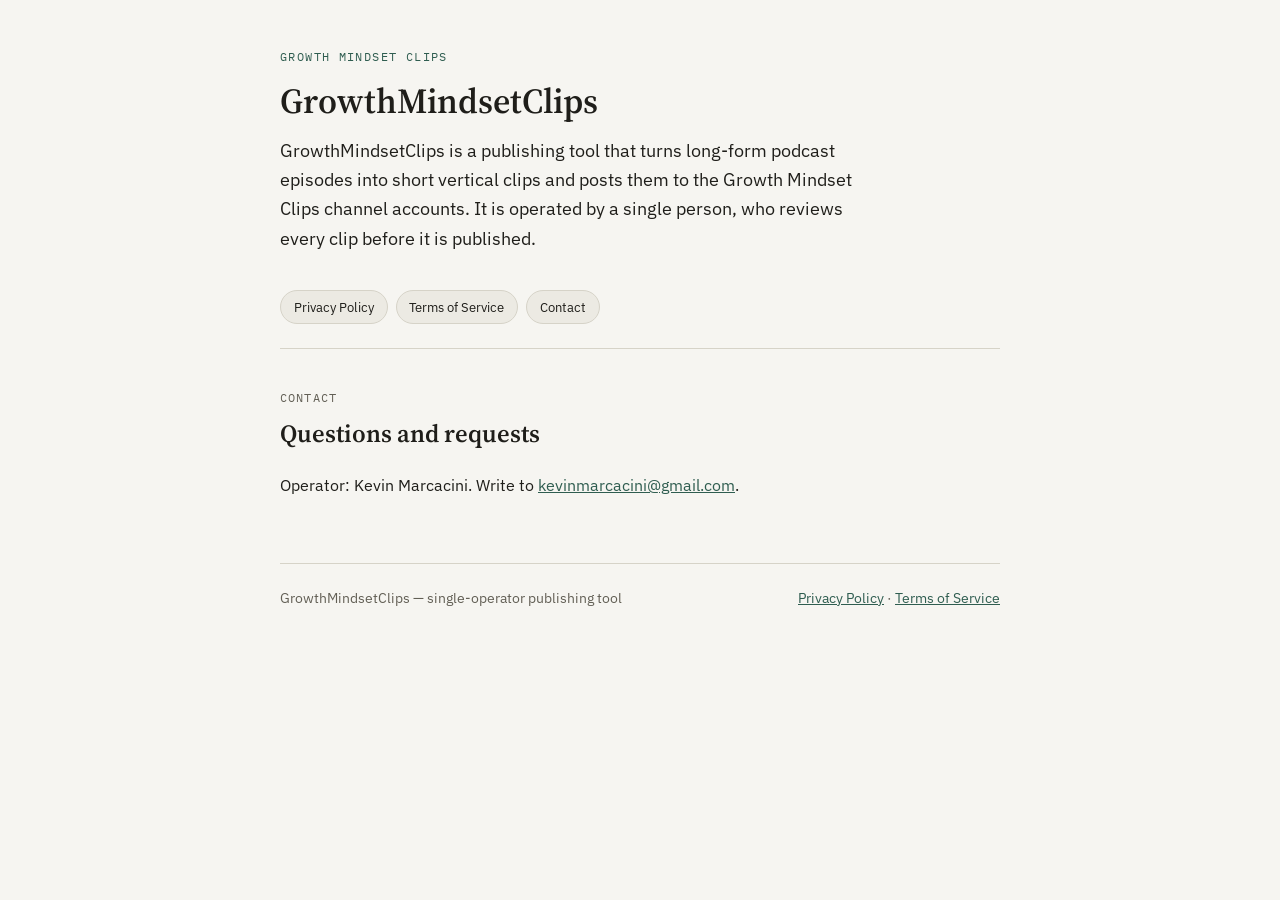
<file: index.html>
<!doctype html>
<!-- NOME_DO_APP = GrowthMindsetClips. TROCAR AQUI se o nome no painel do TikTok for outro (title, h1, kicker e rodape). -->
<html lang="en">
<head>
<meta charset="utf-8">
<meta name="viewport" content="width=device-width, initial-scale=1">
<title>GrowthMindsetClips</title>
<link rel="icon" href="icon.png">
<link rel="stylesheet" href="style.css">
</head>
<body>
<div class="frame">
  <header>
    <span class="kicker">Growth Mindset Clips</span>
    <h1>GrowthMindsetClips</h1>
    <p class="lede">GrowthMindsetClips is a publishing tool that turns long-form podcast episodes into short vertical clips and posts them to the Growth Mindset Clips channel accounts. It is operated by a single person, who reviews every clip before it is published.</p>
    <nav>
      <a href="privacy-policy.html">Privacy Policy</a>
      <a href="terms-of-service.html">Terms of Service</a>
      <a href="#contact">Contact</a>
    </nav>
  </header>

  <section id="contact">
    <div class="eyebrow">Contact</div>
    <h2>Questions and requests</h2>
    <p>Operator: Kevin Marcacini. Write to <a href="mailto:kevinmarcacini@gmail.com">kevinmarcacini@gmail.com</a>.</p>
  </section>

  <footer>
    <span>GrowthMindsetClips &mdash; single-operator publishing tool</span>
    <span><a href="privacy-policy.html">Privacy Policy</a> &middot; <a href="terms-of-service.html">Terms of Service</a></span>
  </footer>
</div>
</body>
</html>
</file>
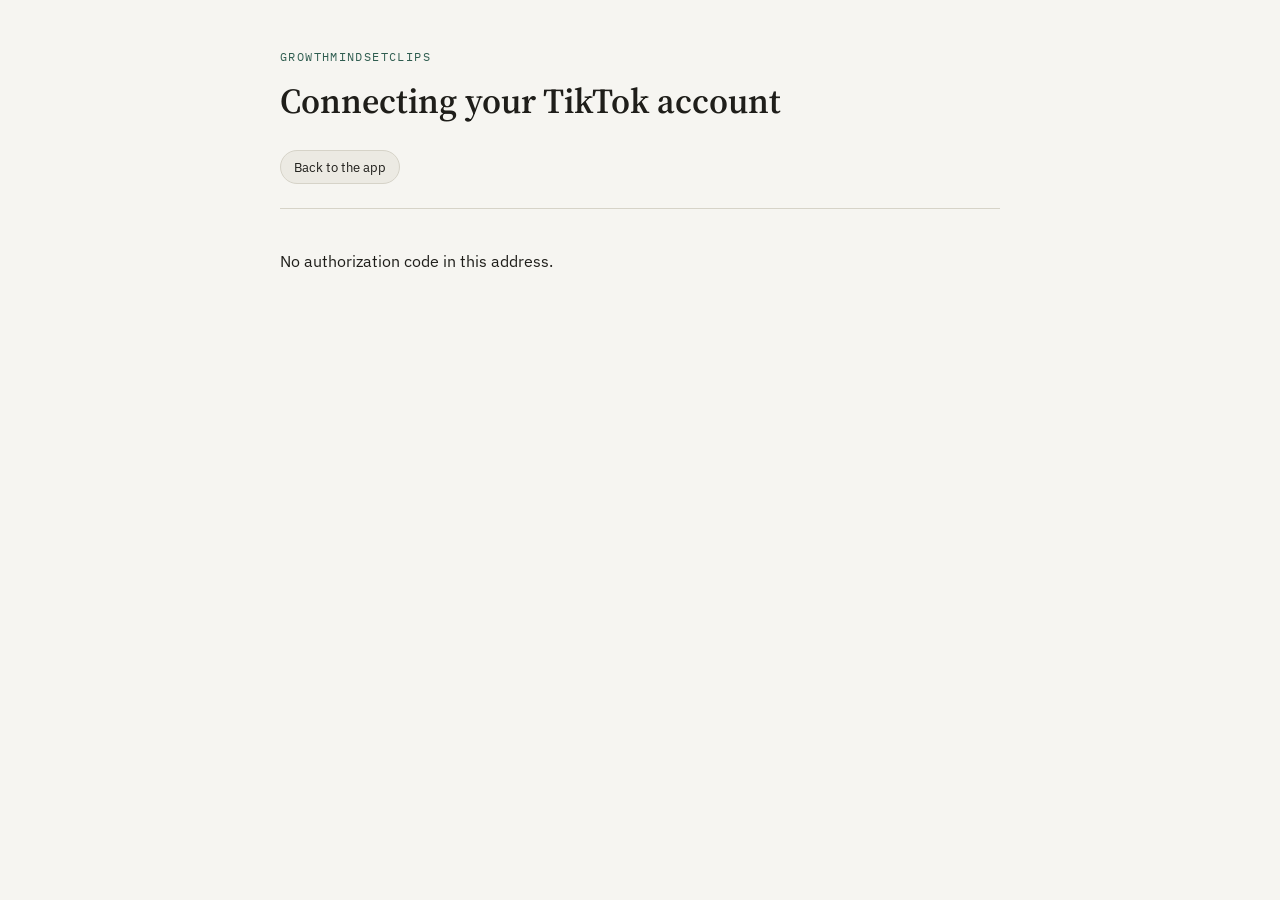
<file: callback.html>
<!doctype html>
<!-- NOME_DO_APP = GrowthMindsetClips. TROCAR AQUI se o nome no painel do TikTok for outro. -->
<html lang="en">
<head>
<meta charset="utf-8">
<meta name="viewport" content="width=device-width, initial-scale=1">
<title>Connecting &mdash; GrowthMindsetClips</title>
<link rel="icon" href="icon.png">
<link rel="stylesheet" href="style.css">
</head>
<body>
<div class="frame">
  <header>
    <span class="kicker">GrowthMindsetClips</span>
    <h1>Connecting your TikTok account</h1>
    <nav><a href="app.html">Back to the app</a></nav>
  </header>

  <section>
    <p id="msg">Finishing the sign-in...</p>
    <div class="codebox" id="code" hidden></div>
    <button id="copy" hidden>Copy code</button>
    <p id="next" hidden>The app could not reach its local helper. Paste this code into the terminal of the tool (manual fallback). The code is not stored anywhere by this page.</p>
  </section>
</div>
<script>
(function () {
  var API = "https://wok-deflected-scoured.ngrok-free.dev"; // mesmo backend local do app.html (TROCAR junto se mudar)
  var q = new URLSearchParams(location.search);
  var code = q.get("code"), err = q.get("error"), state = q.get("state");
  var $ = function (id) { return document.getElementById(id); };
  var saved = null;
  try { saved = sessionStorage.getItem("tiktok_state"); } catch (e) {}
  if (!code) {
    $("msg").textContent = err ? "TikTok returned an error: " + err : "No authorization code in this address.";
    return;
  }
  history.replaceState(null, "", "callback.html"); // tira o code da barra de enderecos
  if (!saved || !state || saved !== state) {
    $("msg").textContent = "The state value does not match the one this browser sent. Sign-in stopped; go back to the app and try again.";
    return;
  }
  try { sessionStorage.removeItem("tiktok_state"); } catch (e) {}
  function fallback(why) {
    $("msg").textContent = why + " Your code:";
    $("code").textContent = code; $("code").hidden = false;
    $("copy").hidden = false; $("next").hidden = false;
    $("copy").onclick = function () { navigator.clipboard.writeText(code).then(function () { $("copy").textContent = "Copied"; }); };
  }
  fetch(API + "/api/exchange", {
    method: "POST",
    headers: { "Content-Type": "application/json", "ngrok-skip-browser-warning": "1" },
    body: JSON.stringify({ code: code })
  }).then(function (r) {
    return r.json().then(function (j) { return { ok: r.ok, json: j }; });
  }).then(function (r) {
    if (r.ok && r.json.ok) { $("msg").textContent = "Connected. Opening the app..."; location.replace("app.html?connected=1"); return; }
    fallback("TikTok did not accept the sign-in (" + ((r.json.detalhe && (r.json.detalhe.error_description || r.json.detalhe.error)) || r.json.error || "error") + ").");
  }).catch(function () { fallback("The local helper is not running."); });
})();
</script>
</body>
</html>
</file>
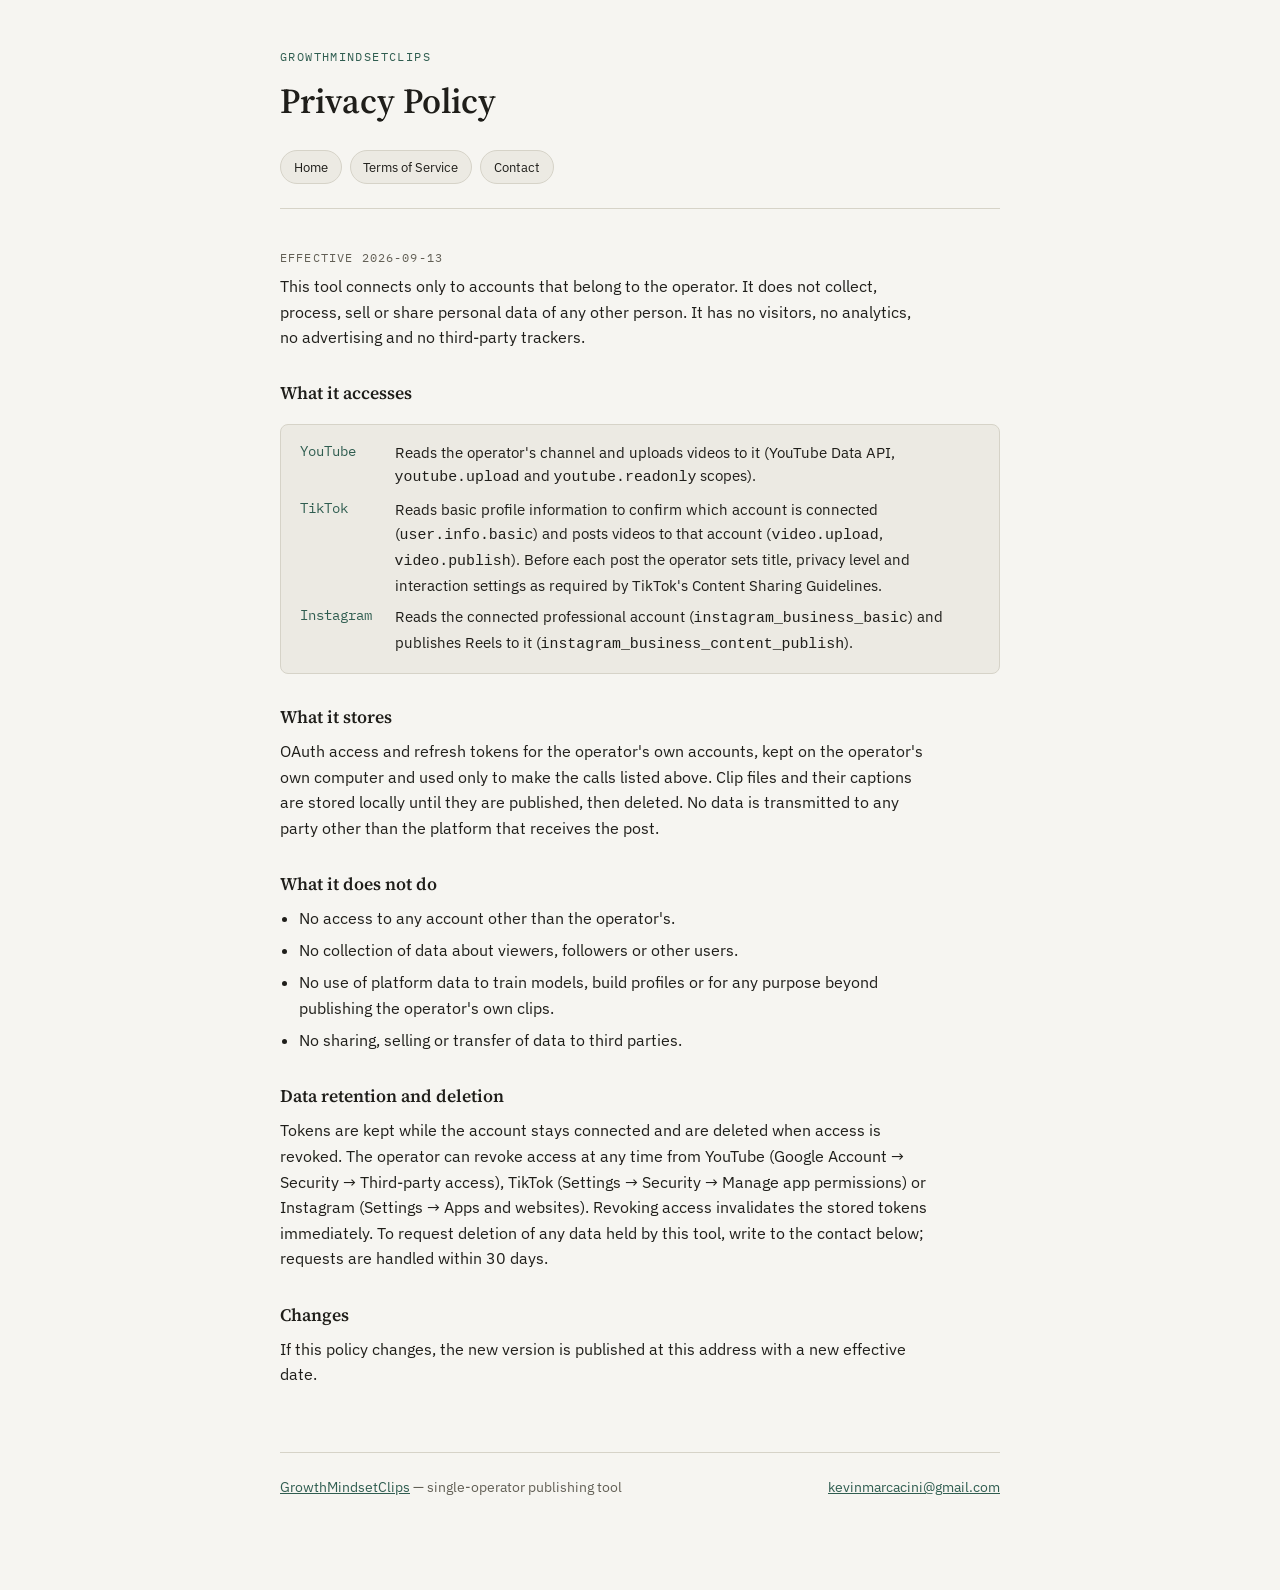
<file: privacy-policy.html>
<!doctype html>
<!-- NOME_DO_APP = GrowthMindsetClips. TROCAR AQUI se o nome no painel do TikTok for outro (title, h1, kicker e rodape). -->
<html lang="en">
<head>
<meta charset="utf-8">
<meta name="viewport" content="width=device-width, initial-scale=1">
<title>Privacy Policy &mdash; GrowthMindsetClips</title>
<link rel="icon" href="icon.png">
<link rel="stylesheet" href="style.css">
</head>
<body>
<div class="frame">
  <header>
    <span class="kicker">GrowthMindsetClips</span>
    <h1>Privacy Policy</h1>
    <nav>
      <a href="index.html">Home</a>
      <a href="terms-of-service.html">Terms of Service</a>
      <a href="index.html#contact">Contact</a>
    </nav>
  </header>

  <section id="privacy">
    <div class="eyebrow">Effective 2026-09-13</div>
    <p>This tool connects only to accounts that belong to the operator. It does not collect, process, sell or share personal data of any other person. It has no visitors, no analytics, no advertising and no third-party trackers.</p>

    <h3>What it accesses</h3>
    <dl>
      <dt>YouTube</dt><dd>Reads the operator's channel and uploads videos to it (YouTube Data API, <code>youtube.upload</code> and <code>youtube.readonly</code> scopes).</dd>
      <dt>TikTok</dt><dd>Reads basic profile information to confirm which account is connected (<code>user.info.basic</code>) and posts videos to that account (<code>video.upload</code>, <code>video.publish</code>). Before each post the operator sets title, privacy level and interaction settings as required by TikTok's Content Sharing Guidelines.</dd>
      <dt>Instagram</dt><dd>Reads the connected professional account (<code>instagram_business_basic</code>) and publishes Reels to it (<code>instagram_business_content_publish</code>).</dd>
    </dl>

    <h3>What it stores</h3>
    <p>OAuth access and refresh tokens for the operator's own accounts, kept on the operator's own computer and used only to make the calls listed above. Clip files and their captions are stored locally until they are published, then deleted. No data is transmitted to any party other than the platform that receives the post.</p>

    <h3>What it does not do</h3>
    <ul>
      <li>No access to any account other than the operator's.</li>
      <li>No collection of data about viewers, followers or other users.</li>
      <li>No use of platform data to train models, build profiles or for any purpose beyond publishing the operator's own clips.</li>
      <li>No sharing, selling or transfer of data to third parties.</li>
    </ul>

    <h3>Data retention and deletion</h3>
    <p>Tokens are kept while the account stays connected and are deleted when access is revoked. The operator can revoke access at any time from YouTube (Google Account &rarr; Security &rarr; Third-party access), TikTok (Settings &rarr; Security &rarr; Manage app permissions) or Instagram (Settings &rarr; Apps and websites). Revoking access invalidates the stored tokens immediately. To request deletion of any data held by this tool, write to the contact below; requests are handled within 30 days.</p>

    <h3>Changes</h3>
    <p>If this policy changes, the new version is published at this address with a new effective date.</p>
  </section>

  <footer>
    <span><a href="index.html">GrowthMindsetClips</a> &mdash; single-operator publishing tool</span>
    <a href="mailto:kevinmarcacini@gmail.com">kevinmarcacini@gmail.com</a>
  </footer>
</div>
</body>
</html>
</file>
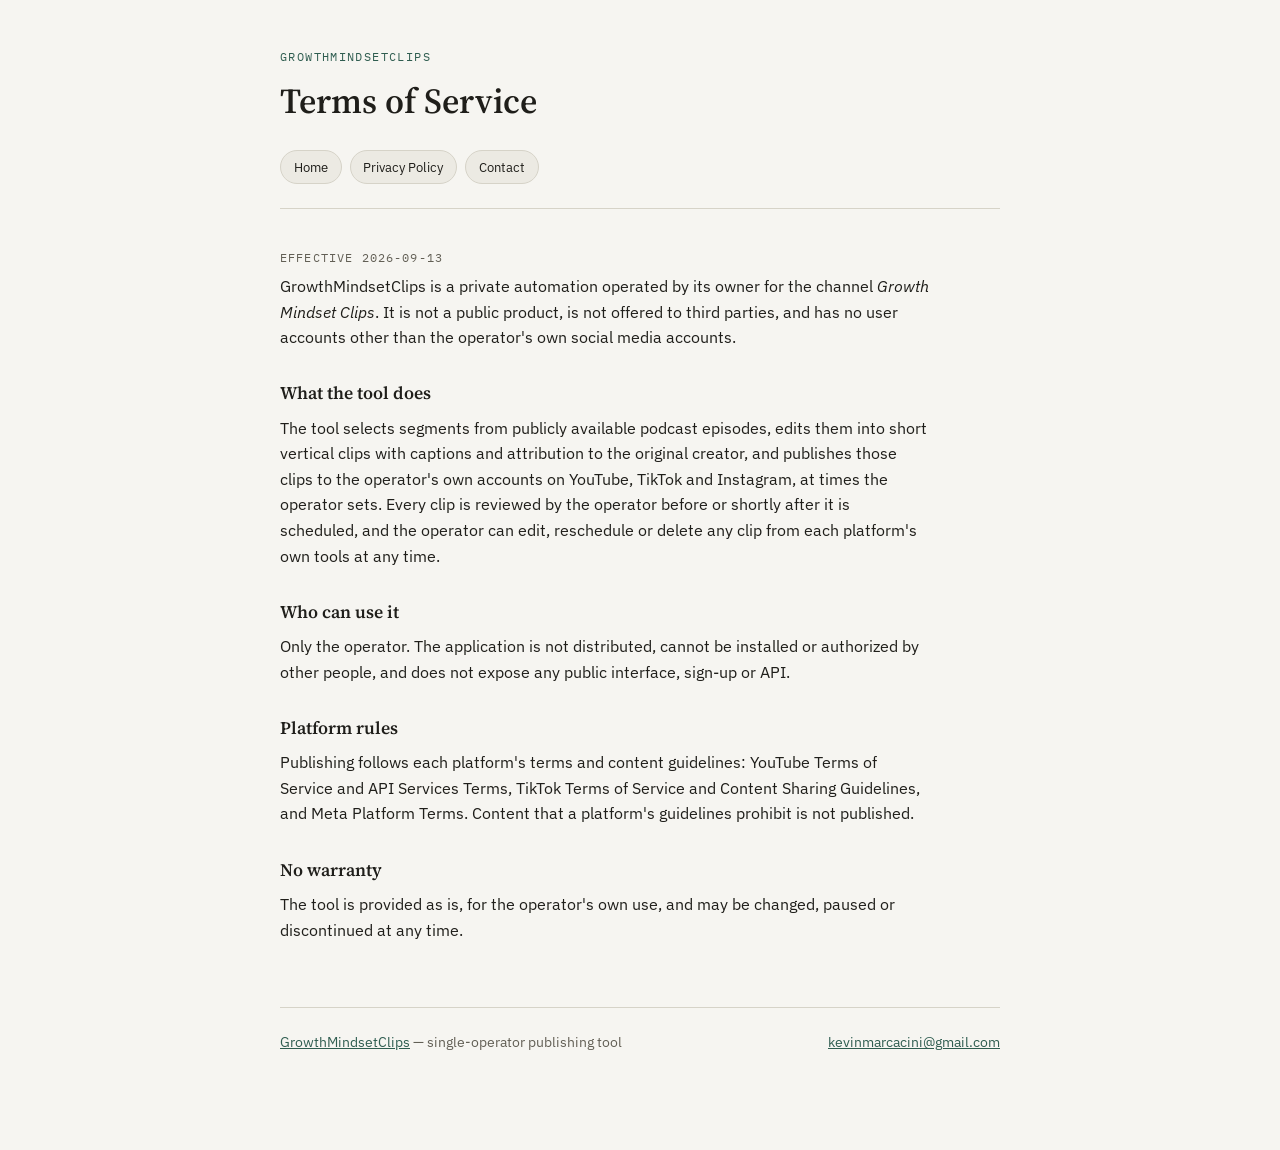
<file: terms-of-service.html>
<!doctype html>
<!-- NOME_DO_APP = GrowthMindsetClips. TROCAR AQUI se o nome no painel do TikTok for outro (title, h1, kicker e rodape). -->
<html lang="en">
<head>
<meta charset="utf-8">
<meta name="viewport" content="width=device-width, initial-scale=1">
<title>Terms of Service &mdash; GrowthMindsetClips</title>
<link rel="icon" href="icon.png">
<link rel="stylesheet" href="style.css">
</head>
<body>
<div class="frame">
  <header>
    <span class="kicker">GrowthMindsetClips</span>
    <h1>Terms of Service</h1>
    <nav>
      <a href="index.html">Home</a>
      <a href="privacy-policy.html">Privacy Policy</a>
      <a href="index.html#contact">Contact</a>
    </nav>
  </header>

  <section id="terms">
    <div class="eyebrow">Effective 2026-09-13</div>
    <p>GrowthMindsetClips is a private automation operated by its owner for the channel <em>Growth Mindset Clips</em>. It is not a public product, is not offered to third parties, and has no user accounts other than the operator's own social media accounts.</p>

    <h3>What the tool does</h3>
    <p>The tool selects segments from publicly available podcast episodes, edits them into short vertical clips with captions and attribution to the original creator, and publishes those clips to the operator's own accounts on YouTube, TikTok and Instagram, at times the operator sets. Every clip is reviewed by the operator before or shortly after it is scheduled, and the operator can edit, reschedule or delete any clip from each platform's own tools at any time.</p>

    <h3>Who can use it</h3>
    <p>Only the operator. The application is not distributed, cannot be installed or authorized by other people, and does not expose any public interface, sign-up or API.</p>

    <h3>Platform rules</h3>
    <p>Publishing follows each platform's terms and content guidelines: YouTube Terms of Service and API Services Terms, TikTok Terms of Service and Content Sharing Guidelines, and Meta Platform Terms. Content that a platform's guidelines prohibit is not published.</p>

    <h3>No warranty</h3>
    <p>The tool is provided as is, for the operator's own use, and may be changed, paused or discontinued at any time.</p>
  </section>

  <footer>
    <span><a href="index.html">GrowthMindsetClips</a> &mdash; single-operator publishing tool</span>
    <a href="mailto:kevinmarcacini@gmail.com">kevinmarcacini@gmail.com</a>
  </footer>
</div>
</body>
</html>
</file>
<file: style.css>
/* Estilo comum do site GrowthMindsetClips (home, privacy-policy, terms-of-service, callback). */
@import url('https://fonts.googleapis.com/css2?family=Source+Serif+4:opsz,wght@8..60,400;8..60,600&family=IBM+Plex+Sans:wght@400;500&family=IBM+Plex+Mono:wght@400&display=swap');
:root {
  --bg: #F6F5F1;
  --surface: #ECEAE3;
  --ink: #1F1E1A;
  --muted: #625F55;
  --accent: #2F5D50;
  --rule: #D6D3C8;
  --code-bg: #E6E3DA;
}
@media (prefers-color-scheme: dark) {
  :root:not([data-theme="light"]) {
    --bg: #171819; --surface: #1F2123; --ink: #E8E6DF; --muted: #A09D94;
    --accent: #7FB8A2; --rule: #34373A; --code-bg: #24272A;
  }
}
:root[data-theme="dark"] {
  --bg: #171819; --surface: #1F2123; --ink: #E8E6DF; --muted: #A09D94;
  --accent: #7FB8A2; --rule: #34373A; --code-bg: #24272A;
}
* { box-sizing: border-box; }
body { margin: 0; background: var(--bg); color: var(--ink); font-family: "IBM Plex Sans", "Segoe UI", system-ui, sans-serif; font-size: 16px; line-height: 1.6; padding-block: 3rem 6rem; padding-inline: 1.25rem; }
.frame { max-width: 720px; margin: 0 auto; }
header { display: flex; flex-direction: column; gap: .4rem; padding-bottom: 1.5rem; border-bottom: 1px solid var(--rule); margin-bottom: 2.5rem; }
.kicker { font-family: "IBM Plex Mono", Consolas, monospace; font-size: .72rem; letter-spacing: .12em; text-transform: uppercase; color: var(--accent); }
h1 { font-family: "Source Serif 4", Georgia, serif; font-size: clamp(1.7rem, 4vw, 2.2rem); font-weight: 600; margin: 0; text-wrap: balance; }
.tagline { color: var(--muted); max-width: 52ch; }
nav { display: flex; flex-wrap: wrap; gap: .5rem; margin-top: .9rem; }
nav a { font-size: .82rem; padding: .35rem .8rem; border-radius: 100px; border: 1px solid var(--rule); background: var(--surface); color: var(--ink); text-decoration: none; }
nav a:hover, nav a:focus-visible { border-color: var(--accent); color: var(--accent); outline: none; }
section + section { margin-top: 3rem; padding-top: 3rem; border-top: 1px solid var(--rule); }
.eyebrow { font-family: "IBM Plex Mono", Consolas, monospace; font-size: .72rem; letter-spacing: .1em; text-transform: uppercase; color: var(--muted); margin-bottom: .4rem; }
h2 { font-family: "Source Serif 4", Georgia, serif; font-size: 1.55rem; font-weight: 600; margin: 0 0 1.2rem; text-wrap: balance; }
h3 { font-family: "Source Serif 4", Georgia, serif; font-size: 1.1rem; font-weight: 600; margin: 1.8rem 0 .5rem; }
p, li { max-width: 65ch; }
p { margin: 0 0 1rem; }
ul { margin: 0 0 1rem; padding-left: 1.2rem; }
li { margin-bottom: .4rem; }
dl { display: grid; grid-template-columns: max-content 1fr; gap: .5rem 1.4rem; background: var(--surface); border: 1px solid var(--rule); border-radius: 8px; padding: 1rem 1.2rem; margin: 1rem 0 1.4rem; overflow-x: auto; }
dt { font-family: "IBM Plex Mono", Consolas, monospace; font-size: .85rem; color: var(--accent); white-space: nowrap; }
dd { margin: 0; font-size: .93rem; }
a { color: var(--accent); }
footer { margin-top: 4rem; padding-top: 1.5rem; border-top: 1px solid var(--rule); color: var(--muted); font-size: .85rem; display: flex; justify-content: space-between; flex-wrap: wrap; gap: .5rem; }
@media (max-width: 480px) { dl { grid-template-columns: 1fr; } }

.lede { font-size: 1.15rem; max-width: 55ch; }
.codebox { font-family: "IBM Plex Mono", Consolas, monospace; font-size: .95rem; background: var(--code-bg); border: 1px solid var(--rule); border-radius: 8px; padding: 1rem 1.2rem; word-break: break-all; margin: 1rem 0; }
button { font: inherit; font-weight: 500; border: 0; border-radius: 10px; padding: .6rem 1.2rem; cursor: pointer; background: var(--accent); color: var(--bg); }
</file>
